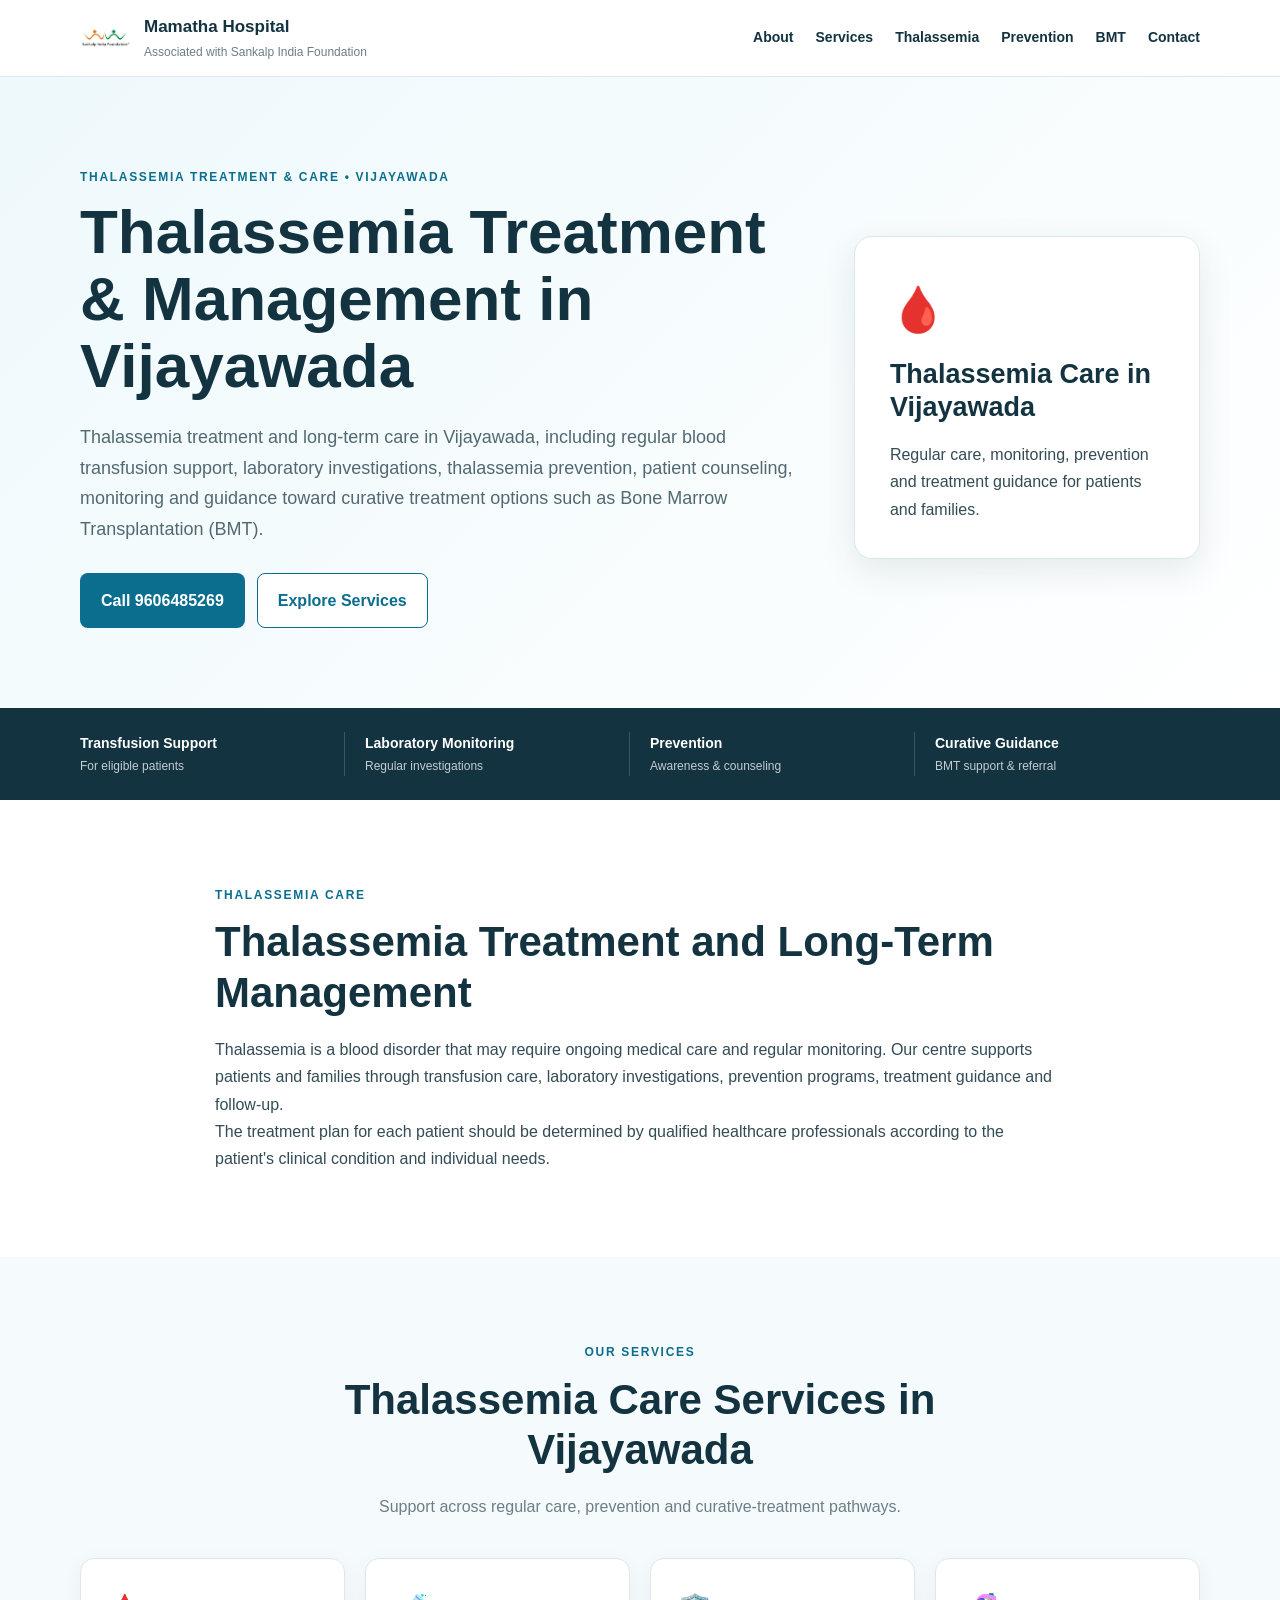
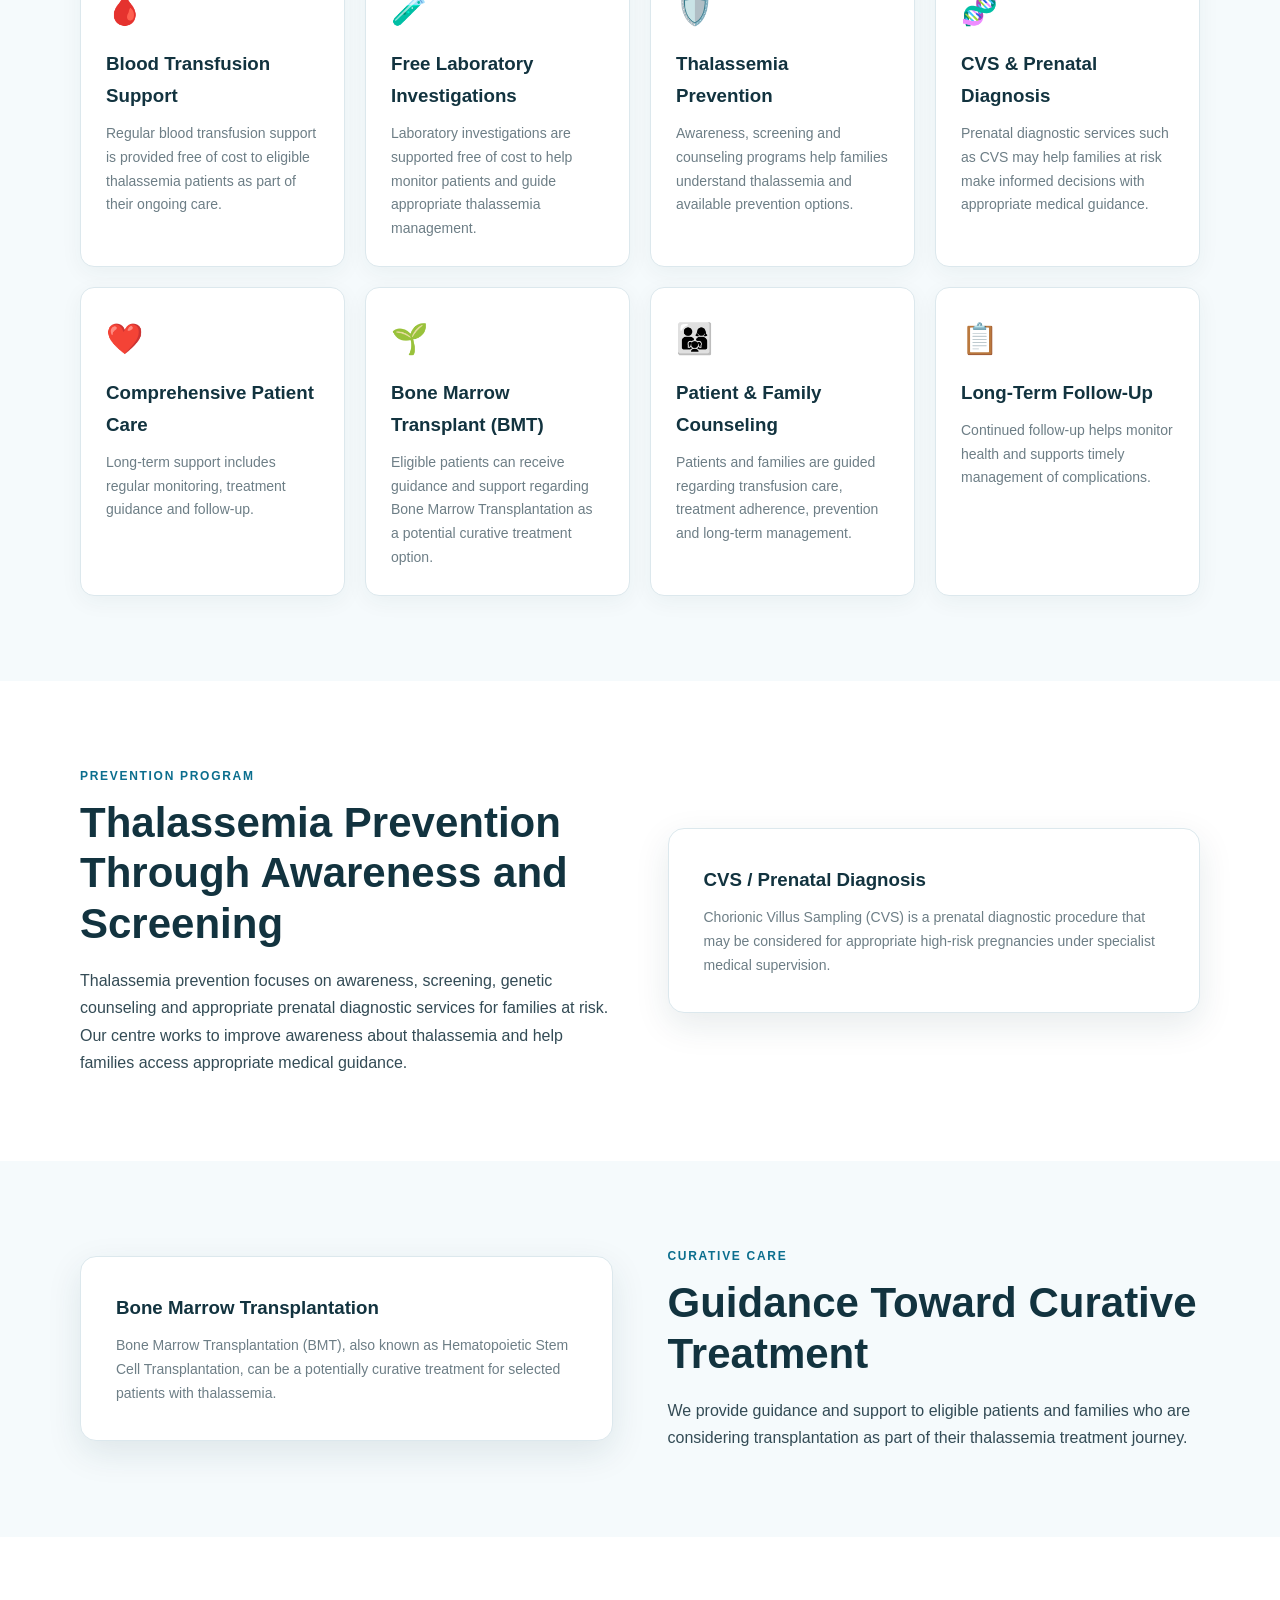
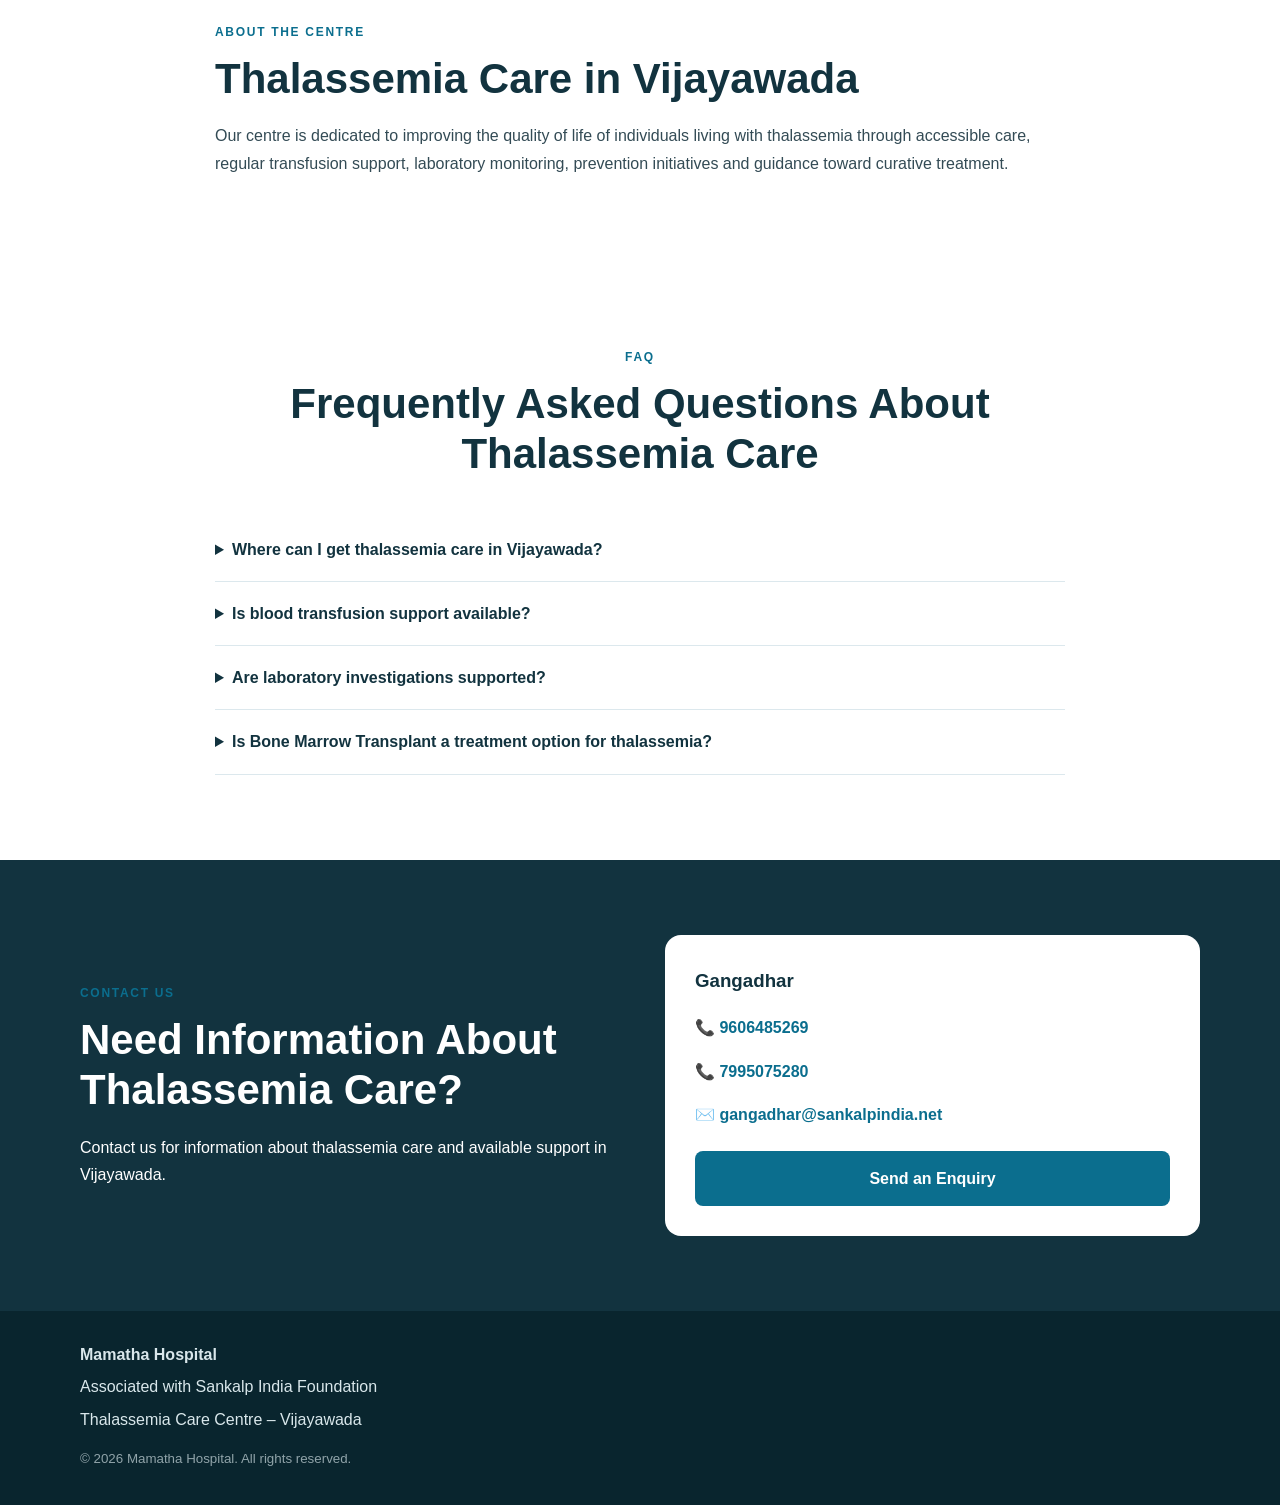
<file: index.html>
<!DOCTYPE html>
<html lang="en">
<head>
    <meta charset="UTF-8">
    <meta name="viewport" content="width=device-width, initial-scale=1.0">

    <title>Thalassemia Treatment & Management in Vijayawada | Thalassemia Care Centre | Sankalp India Foundation</title>

    <meta name="description"
        content="Thalassemia care and management in Vijayawada, including blood transfusion support, laboratory investigations, prevention, counseling and guidance toward curative treatment options.">

    <meta name="robots" content="index, follow">
    <meta name="author" content="Sankalp India Foundation">
    <meta name="theme-color" content="#0b6e8e">

    <link rel="canonical"
        href="https://gangadhar-blip.github.io/thalassemia-care-vijayawada/">

    <!-- Social Media Preview -->
    <meta property="og:type" content="website">
    <meta property="og:title"
        content="Thalassemia Treatment & Management in Vijayawada">
    <meta property="og:description"
        content="Thalassemia care, transfusion support, laboratory investigations, prevention and curative-treatment guidance in Vijayawada.">
    <meta property="og:url"
        content="https://gangadhar-blip.github.io/thalassemia-care-vijayawada/">
    <meta property="og:image"
        content="https://gangadhar-blip.github.io/thalassemia-care-vijayawada/sankalp-logo.jpg.jpeg">

    <link rel="stylesheet" href="style.css">

    <!-- Google Structured Data -->
    <script type="application/ld+json">
    {
      "@context": "https://schema.org",
      "@type": "MedicalClinic",
      "name": "Thalassemia Care Centre - Vijayawada",
      "description": "Thalassemia care and management services including transfusion support, laboratory investigations, prevention programs and guidance toward curative treatment options.",
      "url": "https://gangadhar-blip.github.io/thalassemia-care-vijayawada/",
      "telephone": [
        "+91-9606485269",
        "+91-7995075280"
      ],
      "email": "gangadhar@sankalpindia.net",
      "areaServed": "Vijayawada, Andhra Pradesh, India"
    }
    </script>
</head>

<body>

<!-- HEADER -->
<header class="site-header">

    <div class="container nav-wrap">

        <a class="brand" href="#top">

            <img
                src="sankalp-logo.jpg.jpeg"
                alt="Sankalp India Foundation logo"
                class="logo"
            >

            <div>
                <strong>Mamatha Hospital</strong>
                <span>Associated with Sankalp India Foundation</span>
            </div>

        </a>

        <button
            class="menu-toggle"
            aria-label="Open navigation"
            aria-expanded="false">
            ☰
        </button>

        <nav class="nav" aria-label="Main navigation">

            <a href="#about">About</a>
            <a href="#services">Services</a>
            <a href="#thalassemia">Thalassemia</a>
            <a href="#prevention">Prevention</a>
            <a href="#bmt">BMT</a>
            <a href="#contact">Contact</a>

        </nav>

    </div>

</header>


<main id="top">

<!-- HERO -->
<section class="hero">

    <div class="container hero-grid">

        <div>

            <p class="eyebrow">
                THALASSEMIA TREATMENT & CARE • VIJAYAWADA
            </p>

            <h1>
                Thalassemia Treatment &amp; Management in Vijayawada
            </h1>

            <p class="hero-copy">
                Thalassemia treatment and long-term care in Vijayawada,
                including regular blood transfusion support, laboratory
                investigations, thalassemia prevention, patient counseling,
                monitoring and guidance toward curative treatment options
                such as Bone Marrow Transplantation (BMT).
            </p>

            <div class="hero-actions">

                <a
                    class="btn primary"
                    href="tel:+919606485269">
                    Call 9606485269
                </a>

                <a
                    class="btn secondary"
                    href="#services">
                    Explore Services
                </a>

            </div>

        </div>


        <div class="hero-card">

            <span class="hero-icon">🩸</span>

            <h2>
                Thalassemia Care in Vijayawada
            </h2>

            <p>
                Regular care, monitoring, prevention and treatment
                guidance for patients and families.
            </p>

        </div>

    </div>

</section>


<!-- TRUST STRIP -->
<section class="trust-strip">

    <div class="container trust-grid">

        <div>
            <strong>Transfusion Support</strong>
            <span>For eligible patients</span>
        </div>

        <div>
            <strong>Laboratory Monitoring</strong>
            <span>Regular investigations</span>
        </div>

        <div>
            <strong>Prevention</strong>
            <span>Awareness &amp; counseling</span>
        </div>

        <div>
            <strong>Curative Guidance</strong>
            <span>BMT support &amp; referral</span>
        </div>

    </div>

</section>


<!-- THALASSEMIA -->
<section class="section" id="thalassemia">

    <div class="container narrow">

        <p class="eyebrow">
            THALASSEMIA CARE
        </p>

        <h2>
            Thalassemia Treatment and Long-Term Management
        </h2>

        <p>
            Thalassemia is a blood disorder that may require ongoing
            medical care and regular monitoring. Our centre supports
            patients and families through transfusion care, laboratory
            investigations, prevention programs, treatment guidance
            and follow-up.
        </p>

        <p>
            The treatment plan for each patient should be determined
            by qualified healthcare professionals according to the
            patient's clinical condition and individual needs.
        </p>

    </div>

</section>


<!-- SERVICES -->
<section class="section alt" id="services">

    <div class="container">

        <div class="section-heading">

            <p class="eyebrow">
                OUR SERVICES
            </p>

            <h2>
                Thalassemia Care Services in Vijayawada
            </h2>

            <p>
                Support across regular care, prevention and
                curative-treatment pathways.
            </p>

        </div>


        <div class="cards">


            <article class="card">

                <div class="icon">🩸</div>

                <h3>
                    Blood Transfusion Support
                </h3>

                <p>
                    Regular blood transfusion support is provided
                    free of cost to eligible thalassemia patients
                    as part of their ongoing care.
                </p>

            </article>


            <article class="card">

                <div class="icon">🧪</div>

                <h3>
                    Free Laboratory Investigations
                </h3>

                <p>
                    Laboratory investigations are supported free
                    of cost to help monitor patients and guide
                    appropriate thalassemia management.
                </p>

            </article>


            <article class="card">

                <div class="icon">🛡️</div>

                <h3>
                    Thalassemia Prevention
                </h3>

                <p>
                    Awareness, screening and counseling programs
                    help families understand thalassemia and
                    available prevention options.
                </p>

            </article>


            <article class="card">

                <div class="icon">🧬</div>

                <h3>
                    CVS &amp; Prenatal Diagnosis
                </h3>

                <p>
                    Prenatal diagnostic services such as CVS may
                    help families at risk make informed decisions
                    with appropriate medical guidance.
                </p>

            </article>


            <article class="card">

                <div class="icon">❤️</div>

                <h3>
                    Comprehensive Patient Care
                </h3>

                <p>
                    Long-term support includes regular monitoring,
                    treatment guidance and follow-up.
                </p>

            </article>


            <article class="card">

                <div class="icon">🌱</div>

                <h3>
                    Bone Marrow Transplant (BMT)
                </h3>

                <p>
                    Eligible patients can receive guidance and
                    support regarding Bone Marrow Transplantation
                    as a potential curative treatment option.
                </p>

            </article>


            <article class="card">

                <div class="icon">👨‍👩‍👧</div>

                <h3>
                    Patient &amp; Family Counseling
                </h3>

                <p>
                    Patients and families are guided regarding
                    transfusion care, treatment adherence,
                    prevention and long-term management.
                </p>

            </article>


            <article class="card">

                <div class="icon">📋</div>

                <h3>
                    Long-Term Follow-Up
                </h3>

                <p>
                    Continued follow-up helps monitor health and
                    supports timely management of complications.
                </p>

            </article>

        </div>

    </div>

</section>


<!-- PREVENTION -->
<section class="section" id="prevention">

    <div class="container two-column">

        <div>

            <p class="eyebrow">
                PREVENTION PROGRAM
            </p>

            <h2>
                Thalassemia Prevention Through Awareness and Screening
            </h2>

            <p>
                Thalassemia prevention focuses on awareness,
                screening, genetic counseling and appropriate
                prenatal diagnostic services for families at risk.
            </p>

            <p>
                Our centre works to improve awareness about
                thalassemia and help families access appropriate
                medical guidance.
            </p>

        </div>


        <div class="feature-box">

            <h3>
                CVS / Prenatal Diagnosis
            </h3>

            <p>
                Chorionic Villus Sampling (CVS) is a prenatal
                diagnostic procedure that may be considered for
                appropriate high-risk pregnancies under specialist
                medical supervision.
            </p>

        </div>

    </div>

</section>


<!-- BMT -->
<section class="section alt" id="bmt">

    <div class="container two-column">

        <div class="feature-box">

            <h3>
                Bone Marrow Transplantation
            </h3>

            <p>
                Bone Marrow Transplantation (BMT), also known as
                Hematopoietic Stem Cell Transplantation, can be
                a potentially curative treatment for selected
                patients with thalassemia.
            </p>

        </div>


        <div>

            <p class="eyebrow">
                CURATIVE CARE
            </p>

            <h2>
                Guidance Toward Curative Treatment
            </h2>

            <p>
                We provide guidance and support to eligible patients
                and families who are considering transplantation as
                part of their thalassemia treatment journey.
            </p>

        </div>

    </div>

</section>


<!-- ABOUT -->
<section class="section" id="about">

    <div class="container narrow">

        <p class="eyebrow">
            ABOUT THE CENTRE
        </p>

        <h2>
            Thalassemia Care in Vijayawada
        </h2>

        <p>
            Our centre is dedicated to improving the quality of life
            of individuals living with thalassemia through accessible
            care, regular transfusion support, laboratory monitoring,
            prevention initiatives and guidance toward curative treatment.
        </p>

    </div>

</section>


<!-- FAQ -->
<section class="section faq-section">

    <div class="container narrow">

        <div class="section-heading">

            <p class="eyebrow">
                FAQ
            </p>

            <h2>
                Frequently Asked Questions About Thalassemia Care
            </h2>

        </div>


        <details>

            <summary>
                Where can I get thalassemia care in Vijayawada?
            </summary>

            <p>
                Our Thalassemia Care Centre in Vijayawada provides
                ongoing support for eligible patients, including
                transfusion support, laboratory investigations,
                prevention programs and treatment guidance.
            </p>

        </details>


        <details>

            <summary>
                Is blood transfusion support available?
            </summary>

            <p>
                Regular blood transfusion support is provided free
                of cost to eligible thalassemia patients as part
                of their ongoing care.
            </p>

        </details>


        <details>

            <summary>
                Are laboratory investigations supported?
            </summary>

            <p>
                Laboratory investigations are supported free of
                cost to help monitor eligible patients and guide
                appropriate management.
            </p>

        </details>


        <details>

            <summary>
                Is Bone Marrow Transplant a treatment option for thalassemia?
            </summary>

            <p>
                BMT can be a potentially curative treatment for
                selected patients. Eligibility and treatment
                decisions must be assessed by qualified specialists.
            </p>

        </details>

    </div>

</section>


<!-- CONTACT -->
<section class="contact-section" id="contact">

    <div class="container contact-grid">

        <div>

            <p class="eyebrow">
                CONTACT US
            </p>

            <h2>
                Need Information About Thalassemia Care?
            </h2>

            <p>
                Contact us for information about thalassemia care
                and available support in Vijayawada.
            </p>

        </div>


        <div class="contact-card">

            <h3>
                Gangadhar
            </h3>

            <a href="tel:+919606485269">
                📞 9606485269
            </a>

            <a href="tel:+917995075280">
                📞 7995075280
            </a>

            <a href="mailto:gangadhar@sankalpindia.net">
                ✉️ gangadhar@sankalpindia.net
            </a>

            <a
                class="btn primary full"
                href="mailto:gangadhar@sankalpindia.net?subject=Thalassemia%20Care%20Enquiry">
                Send an Enquiry
            </a>

        </div>

    </div>

</section>

</main>


<!-- FOOTER -->
<footer class="footer">

    <div class="container">

        <strong>
            Mamatha Hospital
        </strong>

        <span>
            Associated with Sankalp India Foundation
        </span>

        <span>
            Thalassemia Care Centre – Vijayawada
        </span>

        <small>
            © 2026 Mamatha Hospital. All rights reserved.
        </small>

    </div>

</footer>


<script src="script.js"></script>

</body>
</html>
</file>
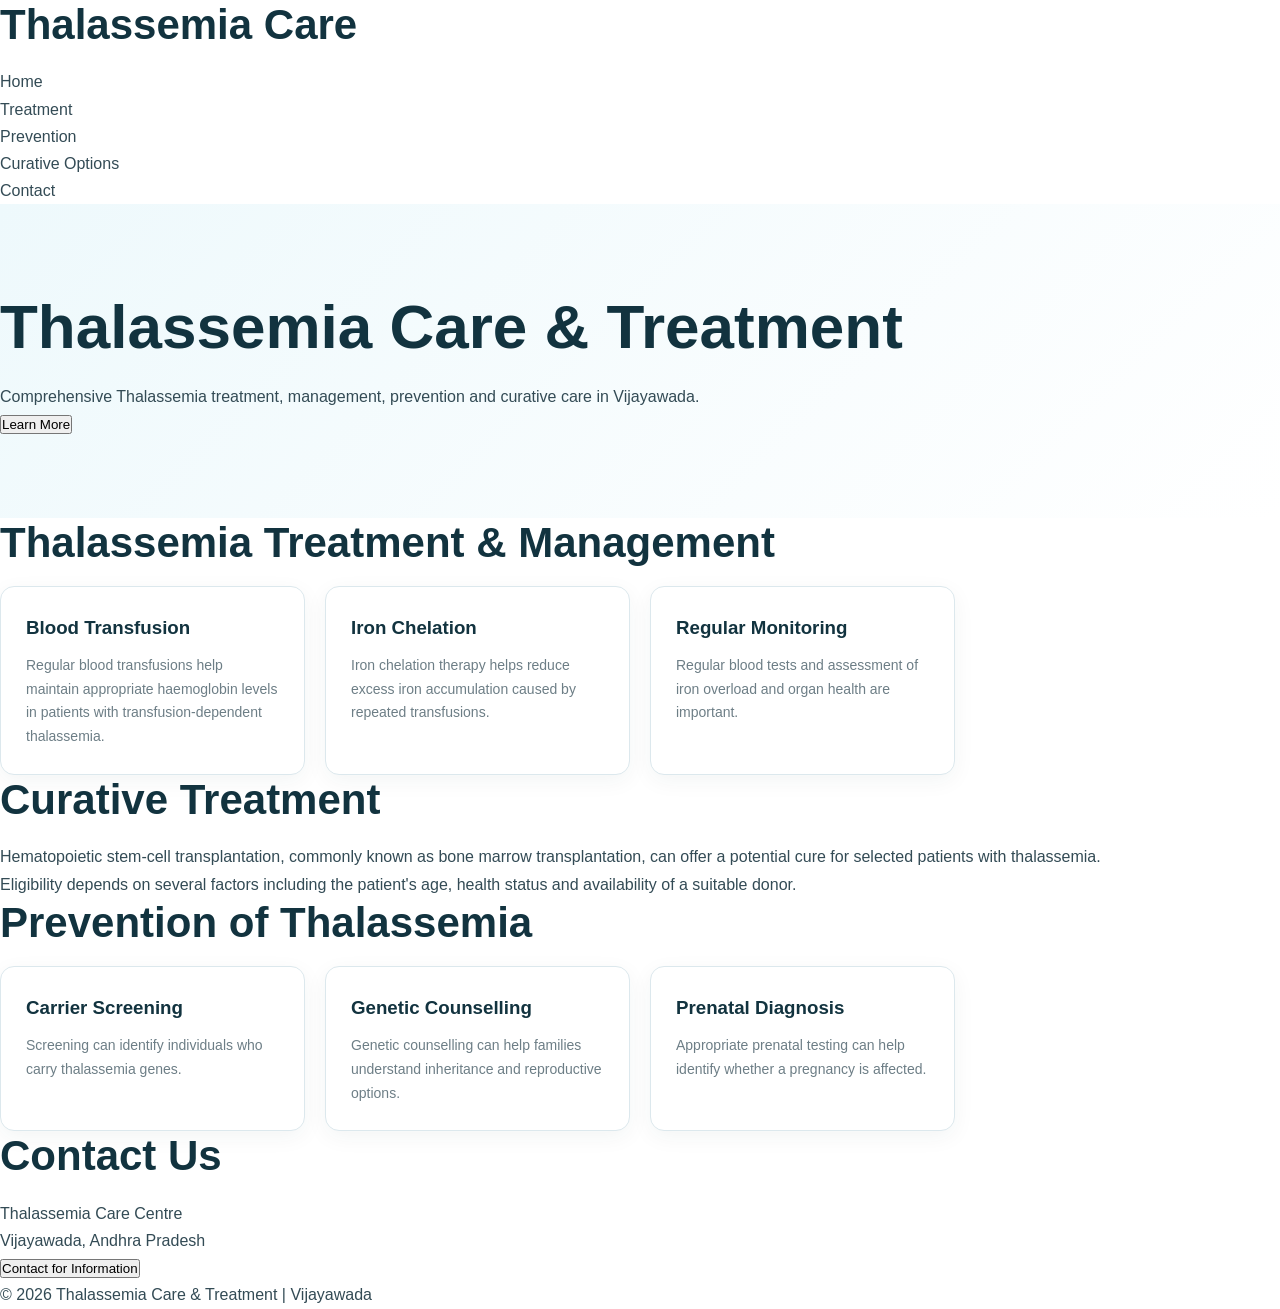
<file: Untitled-1.html>
<!DOCTYPE html>
<html lang="en">
<head>
    <meta charset="UTF-8">
    <meta name="viewport" content="width=device-width, initial-scale=1.0">

    <title>Thalassemia Care & Treatment | Vijayawada</title>

    <link rel="stylesheet" href="style.css">
</head>

<body>

    <header>
        <nav>
            <h2>Thalassemia Care</h2>

            <ul>
                <li><a href="#home">Home</a></li>
                <li><a href="#treatment">Treatment</a></li>
                <li><a href="#prevention">Prevention</a></li>
                <li><a href="#cure">Curative Options</a></li>
                <li><a href="#contact">Contact</a></li>
            </ul>
        </nav>
    </header>


    <section id="home" class="hero">

        <div class="hero-content">

            <h1>Thalassemia Care & Treatment</h1>

            <p>
                Comprehensive Thalassemia treatment, management,
                prevention and curative care in Vijayawada.
            </p>

            <button>Learn More</button>

        </div>

    </section>


    <section id="treatment">

        <h2>Thalassemia Treatment & Management</h2>

        <div class="cards">

            <div class="card">
                <h3>Blood Transfusion</h3>
                <p>
                    Regular blood transfusions help maintain
                    appropriate haemoglobin levels in patients
                    with transfusion-dependent thalassemia.
                </p>
            </div>

            <div class="card">
                <h3>Iron Chelation</h3>
                <p>
                    Iron chelation therapy helps reduce excess
                    iron accumulation caused by repeated transfusions.
                </p>
            </div>

            <div class="card">
                <h3>Regular Monitoring</h3>
                <p>
                    Regular blood tests and assessment of iron
                    overload and organ health are important.
                </p>
            </div>

        </div>

    </section>


    <section id="cure">

        <h2>Curative Treatment</h2>

        <p>
            Hematopoietic stem-cell transplantation, commonly known
            as bone marrow transplantation, can offer a potential
            cure for selected patients with thalassemia.
        </p>

        <p>
            Eligibility depends on several factors including the
            patient's age, health status and availability of a
            suitable donor.
        </p>

    </section>


    <section id="prevention">

        <h2>Prevention of Thalassemia</h2>

        <div class="cards">

            <div class="card">
                <h3>Carrier Screening</h3>
                <p>
                    Screening can identify individuals who carry
                    thalassemia genes.
                </p>
            </div>

            <div class="card">
                <h3>Genetic Counselling</h3>
                <p>
                    Genetic counselling can help families understand
                    inheritance and reproductive options.
                </p>
            </div>

            <div class="card">
                <h3>Prenatal Diagnosis</h3>
                <p>
                    Appropriate prenatal testing can help identify
                    whether a pregnancy is affected.
                </p>
            </div>

        </div>

    </section>


    <section id="contact">

        <h2>Contact Us</h2>

        <p>Thalassemia Care Centre</p>
        <p>Vijayawada, Andhra Pradesh</p>

        <button>Contact for Information</button>

    </section>


    <footer>

        <p>
            © 2026 Thalassemia Care & Treatment | Vijayawada
        </p>

    </footer>

    <script src="script.js"></script>

</body>
</html>
</file>
<file: style.css>
* {
    box-sizing: border-box;
    margin: 0;
    padding: 0;
}

:root {
    --primary: #0b6e8e;
    --dark: #12333f;
    --text: #334b55;
    --muted: #6d7e86;
    --light: #f5fafc;
    --white: #ffffff;
    --border: #dce8ed;
    --shadow: 0 12px 35px rgba(17, 54, 67, 0.10);
}

html {
    scroll-behavior: smooth;
}

body {
    font-family: Arial, Helvetica, sans-serif;
    color: var(--text);
    line-height: 1.7;
    background: #ffffff;
}

a {
    text-decoration: none;
    color: inherit;
}

.container {
    width: min(1120px, 92%);
    margin: auto;
}

.narrow {
    max-width: 850px;
}


/* =========================
   HEADER
========================= */

.site-header {
    position: sticky;
    top: 0;
    z-index: 1000;
    background: rgba(255, 255, 255, 0.97);
    border-bottom: 1px solid var(--border);
    backdrop-filter: blur(8px);
}

.nav-wrap {
    min-height: 76px;
    display: flex;
    align-items: center;
    justify-content: space-between;
    gap: 25px;
}

.brand {
    display: flex;
    align-items: center;
    gap: 12px;
}

.logo {
    width: 52px;
    height: 52px;
    object-fit: contain;
    border-radius: 8px;
}

.brand strong {
    display: block;
    color: var(--dark);
    font-size: 17px;
}

.brand span {
    display: block;
    color: var(--muted);
    font-size: 12px;
}


/* =========================
   NAVIGATION
========================= */

.nav {
    display: flex;
    gap: 22px;
    align-items: center;
}

.nav a {
    font-size: 14px;
    font-weight: 700;
    color: var(--dark);
}

.nav a:hover {
    color: var(--primary);
}

.menu-toggle {
    display: none;
    border: 0;
    background: none;
    font-size: 25px;
    cursor: pointer;
}


/* =========================
   HERO
========================= */

.hero {
    background: linear-gradient(135deg, #eef9fc, #ffffff);
    padding: 90px 0 80px;
}

.hero-grid {
    display: grid;
    grid-template-columns: 1.35fr 0.65fr;
    gap: 55px;
    align-items: center;
}

.eyebrow {
    font-size: 12px;
    letter-spacing: 1.7px;
    font-weight: 800;
    color: var(--primary);
    margin-bottom: 12px;
}

h1 {
    font-size: clamp(38px, 5vw, 62px);
    line-height: 1.08;
    color: var(--dark);
    margin-bottom: 22px;
}

h2 {
    font-size: clamp(29px, 4vw, 42px);
    line-height: 1.2;
    color: var(--dark);
    margin-bottom: 18px;
}

h3 {
    color: var(--dark);
    margin-bottom: 10px;
}

.hero-copy {
    font-size: 18px;
    max-width: 720px;
    color: #526972;
}

.hero-actions {
    display: flex;
    gap: 12px;
    flex-wrap: wrap;
    margin-top: 28px;
}

.btn {
    display: inline-flex;
    align-items: center;
    justify-content: center;
    padding: 13px 20px;
    border-radius: 8px;
    font-weight: 800;
    border: 1px solid transparent;
}

.btn.primary {
    background: var(--primary);
    color: #ffffff;
}

.btn.primary:hover {
    filter: brightness(0.92);
}

.btn.secondary {
    border-color: var(--primary);
    color: var(--primary);
    background: #ffffff;
}

.hero-card {
    background: #ffffff;
    padding: 35px;
    border-radius: 18px;
    box-shadow: var(--shadow);
    border: 1px solid var(--border);
}

.hero-icon {
    font-size: 45px;
}

.hero-card h2 {
    font-size: 27px;
    margin-top: 10px;
}


/* =========================
   TRUST STRIP
========================= */

.trust-strip {
    background: var(--dark);
    color: #ffffff;
}

.trust-grid {
    display: grid;
    grid-template-columns: repeat(4, 1fr);
    gap: 20px;
    padding: 24px 0;
}

.trust-grid div {
    padding-right: 18px;
    border-right: 1px solid rgba(255, 255, 255, 0.18);
}

.trust-grid div:last-child {
    border-right: 0;
}

.trust-grid strong,
.trust-grid span {
    display: block;
}

.trust-grid strong {
    font-size: 14px;
}

.trust-grid span {
    font-size: 12px;
    opacity: 0.75;
}


/* =========================
   SECTIONS
========================= */

.section {
    padding: 85px 0;
}

.alt {
    background: var(--light);
}

.section-heading {
    text-align: center;
    max-width: 750px;
    margin: 0 auto 38px;
}

.section-heading p:last-child {
    color: var(--muted);
}


/* =========================
   SERVICE CARDS
========================= */

.cards {
    display: grid;
    grid-template-columns: repeat(4, 1fr);
    gap: 20px;
}

.card {
    background: #ffffff;
    border: 1px solid var(--border);
    padding: 25px;
    border-radius: 14px;
    box-shadow: 0 6px 22px rgba(17, 54, 67, 0.05);
}

.card:hover {
    transform: translateY(-3px);
    box-shadow: var(--shadow);
    transition: 0.2s;
}

.icon {
    font-size: 30px;
    margin-bottom: 13px;
}

.card p,
.feature-box p {
    font-size: 14px;
    color: var(--muted);
}


/* =========================
   TWO COLUMN
========================= */

.two-column {
    display: grid;
    grid-template-columns: 1fr 1fr;
    gap: 55px;
    align-items: center;
}

.feature-box {
    background: #ffffff;
    border: 1px solid var(--border);
    padding: 35px;
    border-radius: 16px;
    box-shadow: var(--shadow);
}


/* =========================
   FAQ
========================= */

.faq-section details {
    border-bottom: 1px solid var(--border);
    padding: 18px 0;
}

.faq-section summary {
    cursor: pointer;
    font-weight: 800;
    color: var(--dark);
}

.faq-section details p {
    padding: 12px 0 4px;
    color: var(--muted);
}


/* =========================
   CONTACT
========================= */

.contact-section {
    padding: 75px 0;
    background: var(--dark);
    color: #ffffff;
}

.contact-grid {
    display: grid;
    grid-template-columns: 1fr 1fr;
    gap: 50px;
    align-items: center;
}

.contact-section h2 {
    color: #ffffff;
}

.contact-card {
    background: #ffffff;
    color: var(--text);
    padding: 30px;
    border-radius: 16px;
}

.contact-card a:not(.btn) {
    display: block;
    padding: 8px 0;
    color: var(--primary);
    font-weight: 700;
}

.full {
    width: 100%;
    margin-top: 15px;
}


/* =========================
   FOOTER
========================= */

.footer {
    background: #09252e;
    color: #d9e7eb;
    padding: 30px 0;
}

.footer span,
.footer small,
.footer strong {
    display: block;
    margin-bottom: 5px;
}

.footer small {
    opacity: 0.65;
    margin-top: 15px;
}


/* =========================
   TABLET
========================= */

@media (max-width: 900px) {

    .cards {
        grid-template-columns: repeat(2, 1fr);
    }

    .hero-grid,
    .two-column,
    .contact-grid {
        grid-template-columns: 1fr;
    }

    .trust-grid {
        grid-template-columns: repeat(2, 1fr);
    }

    .trust-grid div:nth-child(2) {
        border-right: 0;
    }
}


/* =========================
   MOBILE
========================= */

@media (max-width: 720px) {

    .nav {
        display: none;
        position: absolute;
        top: 76px;
        left: 0;
        right: 0;
        background: #ffffff;
        padding: 18px 4%;
        border-bottom: 1px solid var(--border);
        flex-direction: column;
        align-items: flex-start;
    }

    .nav.open {
        display: flex;
    }

    .menu-toggle {
        display: block;
    }

    .hero {
        padding: 65px 0;
    }

    h1 {
        font-size: 40px;
    }

    .cards {
        grid-template-columns: 1fr;
    }

    .trust-grid {
        grid-template-columns: 1fr;
    }

    .trust-grid div {
        border-right: 0;
        border-bottom: 1px solid rgba(255, 255, 255, 0.15);
        padding-bottom: 12px;
    }

    .trust-grid div:last-child {
        border-bottom: 0;
    }

    .section {
        padding: 65px 0;
    }
}
</file>
